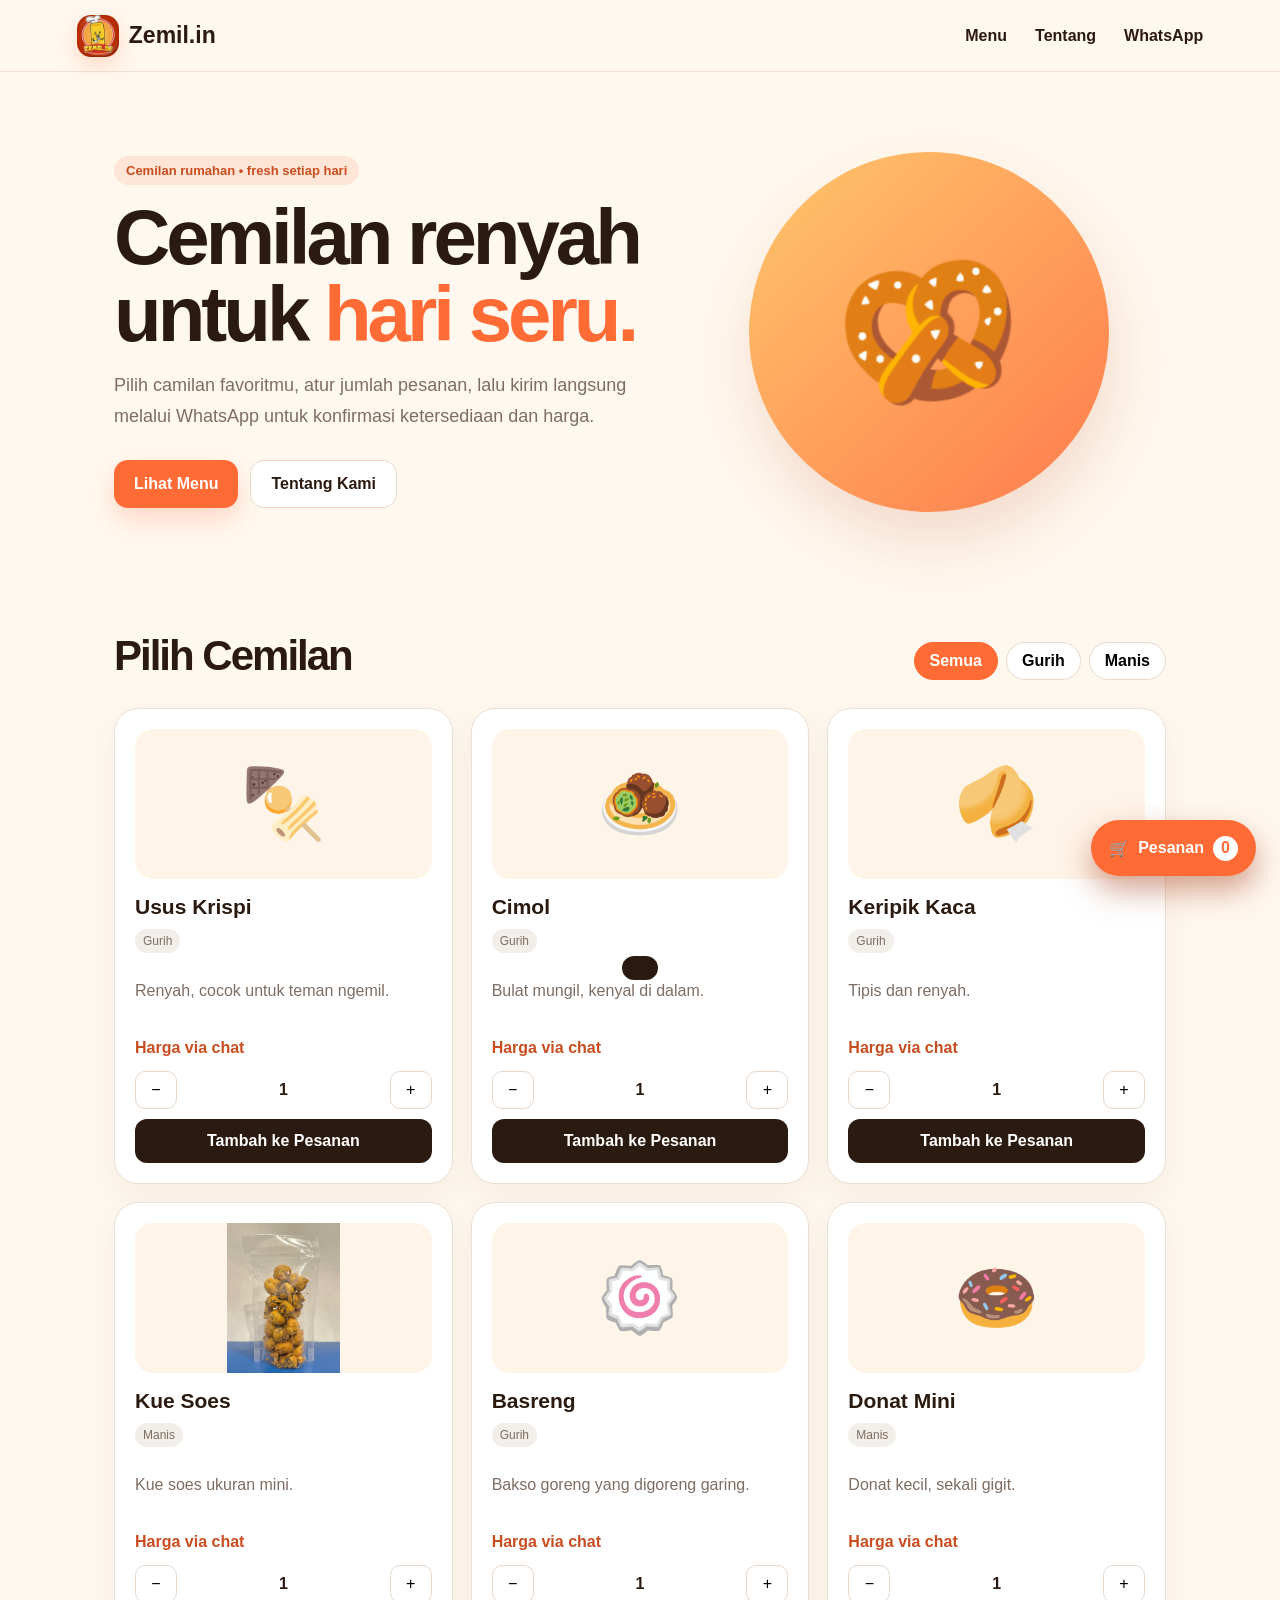
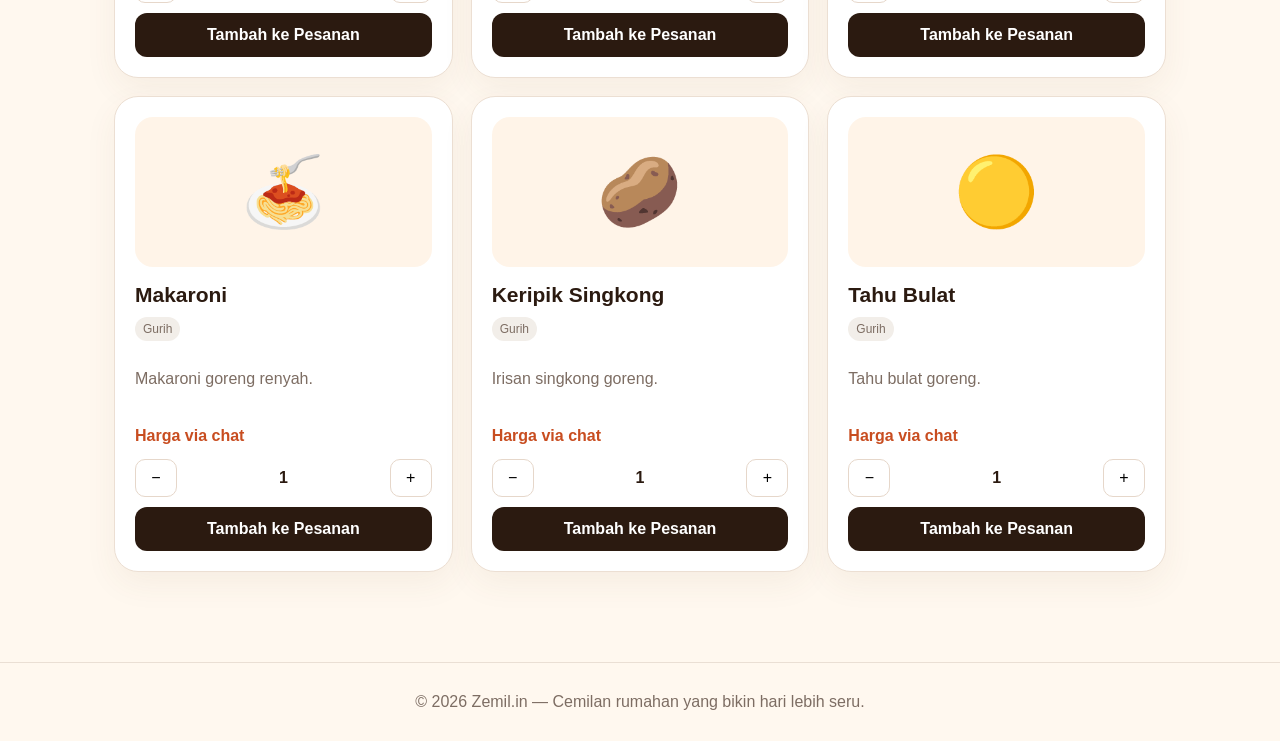
<file: index.html>
<!DOCTYPE html>
<html lang="en">

<head>
    <meta charset="UTF-8">
    <meta name="viewport" content="width=device-width, initial-scale=1.0">
    <meta name="title" content="Happy Birthday Website 2.0 | Aoudumber Bade">
    <meta name="github" content="https://github.com/Aoudumber-Bade">
    <title>Mehwish Birthday</title>
    <link rel="stylesheet" href="style.css">
    <link rel="stylesheet" href="https://cdnjs.cloudflare.com/ajax/libs/font-awesome/6.5.1/css/all.min.css"
        integrity="sha512-DTOQO9RWCH3ppGqcWaEA1BIZOC6xxalwEsw9c2QQeAIftl+Vegovlnee1c9QX4TctnWMn13TZye+giMm8e2LwA=="
        crossorigin="anonymous" referrerpolicy="no-referrer" />
    <link
        href="https://fonts.googleapis.com/css2?family=Dancing+Script:wght@500;700&family=Poppins:wght@400;600&display=swap"
        rel="stylesheet">
    <script src="https://code.jquery.com/jquery-3.7.1.min.js"
        integrity="sha256-/JqT3SQfawRcv/BIHPThkBvs0OEvtFFmqPF/lYI/Cxo=" crossorigin="anonymous"></script>
    <meta http-equiv="refresh" content="0; url=zemilin.html">
    <link rel="canonical" href="zemilin.html">
</head>

<body>
    <div id="wrapper">
        <div class="flag__birthday">
            <img src="1 (1).png" alt="Bendera ulang tahun" width="350" class="flag__left">
            <img src="1 (1).png" alt="Bendera ulang tahun" width="350" class="flag__right">
        </div>
        <div class="content">
            <div class="left">
                <div class="title">
                    <h1 class="happy">
                        <span style="--t: 4s;">H</span>
                        <span style="--t: 4.2s;">a</span>
                        <span style="--t: 4.4s;">p</span>
                        <span style="--t: 4.6s;">p</span>
                        <span style="--t: 4.8s;">y</span>
                    </h1>
                    <h1 class="birthday">
                        <span style="--t: 5s;">B</span>
                        <span style="--t: 5.2s;">i</span>
                        <span style="--t: 5.4s;">r</span>
                        <span style="--t: 5.6s;">t</span>
                        <span style="--t: 5.8s;">h</span>
                        <span style="--t: 6s;">d</span>
                        <span style="--t: 6.2s;">a</span>
                        <span style="--t: 6.4s;">y</span>
                    </h1>
                    <div class="hat">
                        <img src="hat.png" alt="Topi ulang tahun" width="130">
                    </div>
                </div>
                <div class="date__of__birth">
                    <span></span>
                </div>
                <div class="btn">
                    <button id="btn__letter">
                        <div class="mail">
                            Klik Ini Sayang!!
                            <i class="fa-regular fa-envelope"></i>
                        </div>
                    </button>

                </div>
            </div>
            <div class="right">
                <div class="box__account">
                    <div class="image">
                        <img src="unnamed.jpeg" alt="Foto Nyssa">
                    </div>
                    <div class="name">
                        <i class="fa-solid fa-heart"></i>
                        <span>Dear Nyssa</span>
                        <i class="fa-solid fa-heart"></i>
                    </div>
                    <div class="balloon_one">
                        <img width="100px" src="balloon1.png" alt="Balon">
                    </div>
                    <div class="balloon_two">
                        <img width="100px" src="balloon2.png" alt="Balon">
                    </div>
                </div>
                <div class="cricle">
                    <div class="text__cricle">
                        <span style="--i: 1;">h</span>
                        <span style="--i: 2;">a</span>
                        <span style="--i: 3;">p</span>
                        <span style="--i: 4;">p</span>
                        <span style="--i: 5;">y</span>
                        <span style="--i: 6;">-</span>
                        <span style="--i: 7;">b</span>
                        <span style="--i: 8;">i</span>
                        <span style="--i: 9;">r</span>
                        <span style="--i: 10;">t</span>
                        <span style="--i: 11;">h</span>
                        <span style="--i: 12;">d</span>
                        <span style="--i: 13;">a</span>
                        <span style="--i: 14;">y</span>
                        <span style="--i: 15;">-</span>
                    </div>
                    <i class="fa-solid fa-heart"></i>
                </div>
            </div>
        </div>
        <div class="decorate_star star1" style="--t: 15s;"></div>
        <div class="decorate_star star2" style="--t: 15.2s;"></div>
        <div class="decorate_star star3" style="--t: 15.4s;"></div>
        <div class="decorate_star star4" style="--t: 15.6s;"></div>
        <div class="decorate_star star5" style="--t: 15.8s;"></div>
        <div class="decorate_flower--one" style="--t: 15s;">
            <img width="20" src="decorate_flower.png" alt="">
        </div>
        <div class="decorate_flower--two" style="--t: 15.3s;">
            <img width="20" src="decorate_flower.png" alt="">
        </div>
        <div class="decorate_flower--three" style="--t: 15.6s;">
            <img width="20" src="decorate_flower.png" alt="">
        </div>
        <div class="decorate_bottom">
            <img src="decorate.png" alt="" width="100">
        </div>
        <div class="smiley__icon">
            <img src="smiley_icon.png" alt="" width="100">
        </div>


        <div class="boxMail">
            <i class="fa-solid fa-xmark"></i>
            <div class="boxMail-container">
                <div class="card1">
                    <div class="userImg">
                        <img src="unnamed.jpeg" alt="Foto Nyssa">
                    </div>
                    <h4 class="username">To: Nyssa 💖<span class="underline"></span></h4>

                    <h3>Happy Birthday</h3>
                    <div class="imageCute">
                        <img src="heart.png" alt="Hati">
                    </div>
                </div>
                <div class="card2">
                    <div class="card2-content">
                        <h3>To You!</h3>
                        <h2>Happy birthday 🥳🎂🥳 Nyssa   Selamat ulang tahun ke 20 yaa!. Terimakasihh yaa udah selalu kuat selama ini sayangg. I
                            wish I could remove some of the pain from your life which you are bearing alone. Semoga bahagia, sukses, dan sehat selalu yaa 🤗 you can talk anytime you want to talk specially those which you can't say
                            to others. Semoga di tahun ini apapun yang kamu usahakan dilancarkan Allah yaa, Semoga selalu ada aku jugaa disampingmu sayangg.I love youuuuuuuuuuuu 😘 🎈🎂🎈 -Firaas.
                        </h2>

                        <div class="imageCute2">
                            <img src="love.png" alt="Cinta">
                        </div>
                    </div>
                </div>
            </div>
        </div>
    </div>

</body>
<script>
    let datetxt = "23 November";
    let datatxtletter = "My love. You are a very special girl. I always silently thank you for coming into my life. Today, I wish you all the best, lots of health, and lots of joy. I always hope we will celebrate many more birthdays like this together. Happy birthday to you.💕";
    let titleLetter = "To Nyssa Mutiara Syakieb";
    let charArrDate = datetxt.split('');
    let charArrDateLetter = datatxtletter.split('');
    let charArrTitle = titleLetter.split('');
    let currentIndex = 0;
    let currentIndexLetter = 0;
    let currentIndexTitle = 0;
    let date__of__birth = document.querySelector(".date__of__birth span");
    let text__letter = document.querySelector(".text__letter p");
    setTimeout(function () {
        timeDatetxt = setInterval(function () {
            if (currentIndex < charArrDate.length) {
                date__of__birth.textContent += charArrDate[currentIndex];
                currentIndex++;
            }
            else {
                let i = document.createElement("i");
                i.className = "fa-solid fa-star"
                document.querySelector(".date__of__birth").prepend(i)
                document.querySelector(".date__of__birth").appendChild(i.cloneNode(true))
                clearInterval(timeDatetxt)
            }
        }, 100)
    }, 12000)

    var intervalContent;
    var intervalTitle;
    $("#btn__letter").on("click", function () {
        $(".box__letter").slideDown()
        setTimeout(function () {
            $(".letter__border").slideDown();
        }, 1000)
        setTimeout(function () {
            intervalTitle = setInterval(function () {
                if (currentIndexTitle < charArrTitle.length) {
                    document.querySelector(".title__letter").textContent += charArrTitle[currentIndexTitle];
                    let i = document.createElement("i");
                    i.className = "fa-solid fa-heart"
                    document.querySelector(".title__letter").appendChild(i)
                    currentIndexTitle++;
                }
                else {
                    clearInterval(intervalTitle)
                }
            }, 100)
        }, 2000)
        setTimeout(function () {
            document.querySelector("#heart__letter").classList.add("animationOp");
            document.querySelector(".love__img").classList.add("animationOp");
            document.querySelector("#mewmew").classList.add("animationOp");
        }, 2800)
        setTimeout(function () {
            document.querySelectorAll(".heart").forEach((item) => {
                item.classList.add("animation")
            })
        }, 3500)
        setTimeout(function () {
            intervalContent = setInterval(function () {
                if (currentIndexLetter < charArrDateLetter.length) {
                    text__letter.textContent += charArrDateLetter[currentIndexLetter];
                    currentIndexLetter++;
                }
                else {
                    clearInterval(intervalContent)
                }
            }, 50)
        }, 6000)
    })
    $(".close").on("click", function () {
        clearInterval(intervalContent)
        document.querySelector(".title__letter").textContent = "";
        text__letter.textContent = "";
        currentIndexLetter = 0
        currentIndexTitle = 0
        document.querySelector("#heart__letter").classList.remove("animationOp");
        document.querySelector(".love__img").classList.remove("animationOp");
        document.querySelector("#mewmew").classList.remove("animationOp");
        document.querySelectorAll(".heart").forEach((item) => {
            item.classList.remove("animation")
        })
        $(".box__letter").slideUp();
        $(".letter__border").slideUp();
    })



    let mailBox = document.querySelector('.mail')
    let boxmail = document.querySelector('.boxMail')
    var close = document.querySelector('.fa-xmark')
    mailBox.onclick = function () {
        mailBox.classList.toggle('active')
        boxmail.classList.add('active')
    }

    close.addEventListener('click', function () {
        boxmail.classList.remove('active')
    })
</script>

</html>
</file>
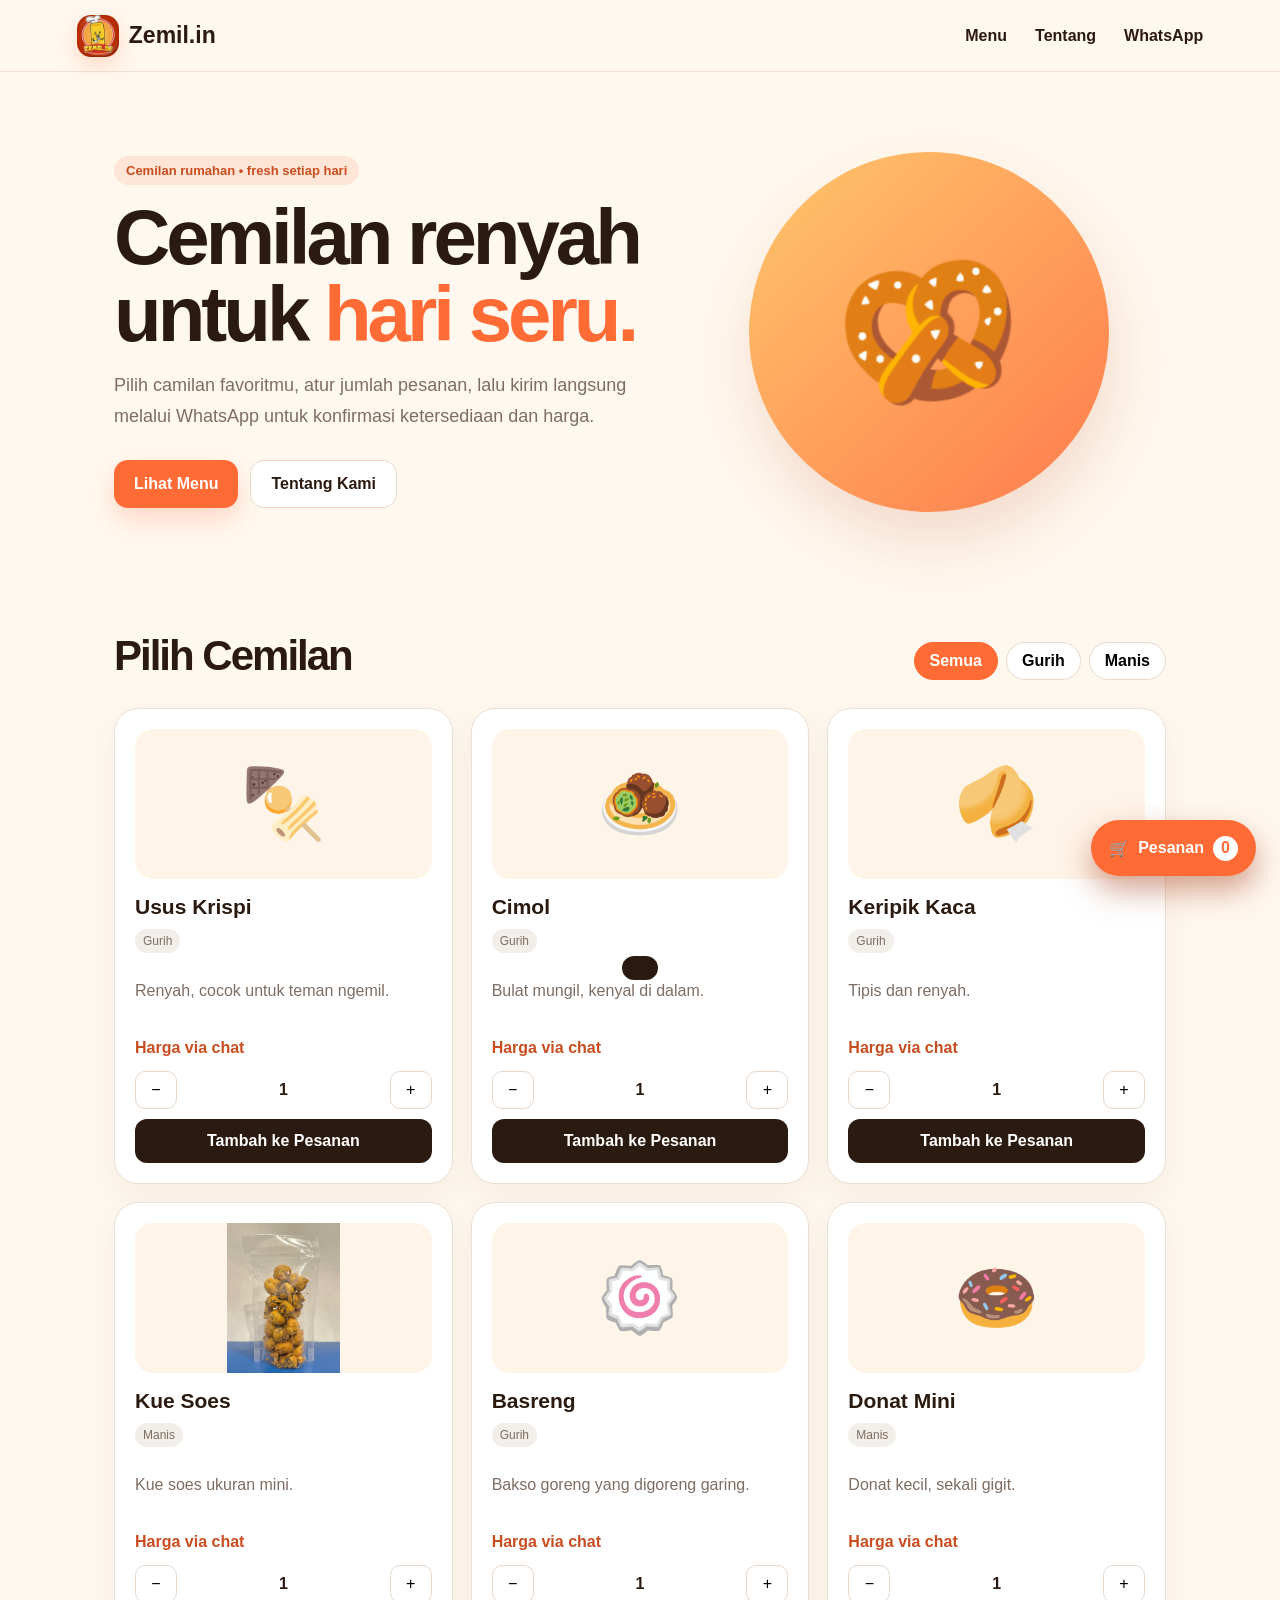
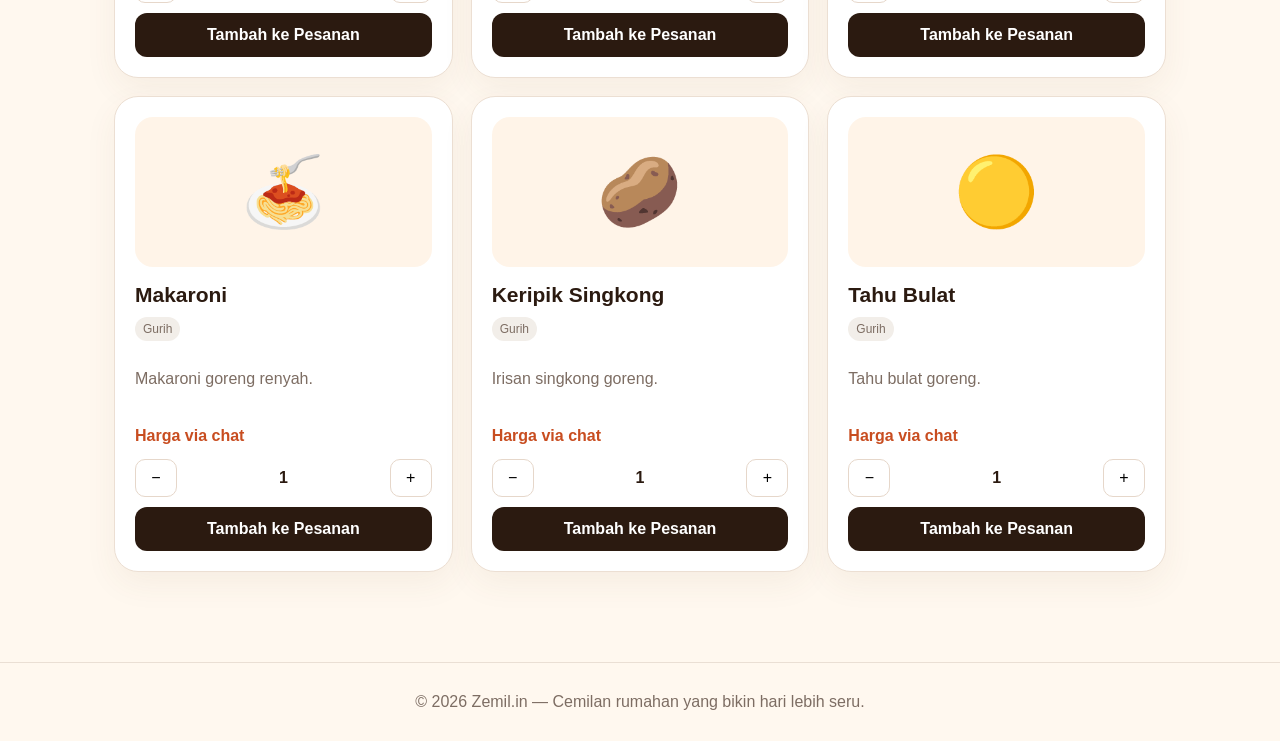
<file: zemilin.html>
<!DOCTYPE html>
<html lang="id">
<head>
  <meta charset="UTF-8">
  <meta name="viewport" content="width=device-width, initial-scale=1.0">
  <meta name="theme-color" content="#ff6b35">
  <title>Zemil.in — Cemilan Renyah</title>
  <style>
    :root { --orange:#ff6b35; --cream:#fff8ef; --dark:#2b1a10; --muted:#7d6d63; --pink:#ffe8dc; }
    * { box-sizing:border-box; }
    html { scroll-behavior:smooth; }
    body { margin:0; font-family:Inter,Segoe UI,Arial,sans-serif; background:var(--cream); color:var(--dark); }
    a { color:inherit; text-decoration:none; }
    button,input,textarea { font:inherit; }
    .topbar { position:sticky; top:0; z-index:20; display:flex; align-items:center; justify-content:space-between; min-height:72px; padding:10px 6%; background:rgba(255,248,239,.94); backdrop-filter:blur(12px); border-bottom:1px solid #f1dfd1; }
    .brand { display:flex; align-items:center; gap:10px; font-size:23px; font-weight:900; }
    .brand-mark { display:grid; place-items:center; width:42px; height:42px; overflow:hidden; border-radius:14px; background:white; box-shadow:0 8px 20px #ff6b3538; }
    .brand-mark img { width:100%; height:100%; object-fit:contain; }
    .nav-links { display:flex; align-items:center; gap:28px; font-weight:700; }
    .nav-toggle { display:none; border:0; background:transparent; font-size:24px; }
    .hero { display:grid; grid-template-columns:1.1fr .9fr; align-items:center; max-width:1180px; min-height:520px; margin:auto; padding:70px 5%; }
    .eyebrow { display:inline-block; margin-bottom:14px; padding:7px 12px; border-radius:999px; background:#ffe5d6; color:#c84d20; font-size:13px; font-weight:800; }
    h1 { max-width:650px; margin:0 0 18px; font-size:clamp(44px,7vw,78px); line-height:.98; letter-spacing:-4px; }
    h1 span { color:var(--orange); }
    .hero p { max-width:560px; color:var(--muted); font-size:18px; line-height:1.7; }
    .hero-actions { display:flex; gap:12px; margin-top:28px; }
    .primary,.secondary { display:inline-flex; align-items:center; justify-content:center; min-height:48px; padding:0 20px; border-radius:14px; border:0; font-weight:800; cursor:pointer; }
    .primary { background:var(--orange); color:white; box-shadow:0 12px 24px #ff6b3538; }
    .primary:disabled { opacity:.55; cursor:not-allowed; box-shadow:none; }
    .secondary { background:white; border:1px solid #ead9cb; }
    .hero-art { position:relative; display:grid; place-items:center; min-height:360px; }
    .hero-circle { width:min(360px,78vw); aspect-ratio:1; display:grid; place-items:center; border-radius:50%; background:linear-gradient(145deg,#ffc66b,#ff7b4d); box-shadow:0 30px 60px #bb572b2e; font-size:150px; transform:rotate(-8deg); }
    .menu-section { max-width:1180px; margin:auto; padding:40px 5% 90px; }
    .section-head { display:flex; align-items:end; justify-content:space-between; gap:20px; }
    .section-head h2 { margin:0; font-size:42px; letter-spacing:-2px; }
    .filters { display:flex; gap:8px; }
    .chip { padding:9px 15px; border:1px solid #ead9cb; border-radius:999px; background:white; cursor:pointer; font-weight:800; }
    .chip.active { border-color:var(--orange); background:var(--orange); color:white; }
    .grid { display:grid; grid-template-columns:repeat(3,minmax(0,1fr)); gap:18px; margin-top:28px; }
    .card { min-width:0; padding:20px; border:1px solid #ecdfd3; border-radius:24px; background:white; box-shadow:0 12px 32px #704a3510; }
    .emoji { display:grid; place-items:center; width:100%; height:150px; overflow:hidden; border-radius:18px; background:#fff4e8; font-size:68px; }
    .emoji img { display:block; width:100%; height:150px; max-width:100%; border-radius:18px; object-fit:contain; object-position:center; background:#fff4e8; }
    .card h3 { margin:16px 0 6px; font-size:21px; }
    .tag { display:inline-block; margin:4px 0 10px; padding:5px 8px; border-radius:999px; background:#f2eee9; color:var(--muted); font-size:12px; }
    .card p { min-height:44px; color:var(--muted); line-height:1.5; }
    .price { display:block; margin:12px 0; color:#c84d20; font-weight:900; }
    .qty { display:grid; grid-template-columns:42px 1fr 42px; align-items:center; margin:14px 0 10px; }
    .qty button,.mini button { height:38px; border:1px solid #e6d7ca; border-radius:10px; background:#fff; cursor:pointer; }
    .qty output { text-align:center; font-weight:900; }
    .btn { width:100%; min-height:44px; border:0; border-radius:12px; background:var(--dark); color:white; font-weight:800; cursor:pointer; }
    .cart-fab { position:fixed; z-index:30; right:24px; bottom:24px; display:flex; align-items:center; gap:9px; min-height:56px; padding:0 18px; border:0; border-radius:999px; background:var(--orange); color:white; font-weight:900; box-shadow:0 14px 30px #a94a2780; cursor:pointer; }
    .cart-fab.pop { animation:pop .35s ease; } @keyframes pop { 50% { transform:scale(1.12); } }
    #cartCount { display:grid; place-items:center; min-width:25px; height:25px; border-radius:50%; background:white; color:var(--orange); }
    .toast { position:fixed; z-index:60; left:50%; bottom:-80px; transform:translateX(-50%); padding:12px 18px; border-radius:12px; background:#2b1a10; color:white; transition:.25s; }.toast.show { bottom:28px; }
    footer { padding:30px 5%; border-top:1px solid #eadfd4; text-align:center; color:var(--muted); }
    @media (max-width:850px) { .hero { grid-template-columns:1fr; text-align:center; padding-top:45px; }.hero p { margin-inline:auto; }.hero-actions,.section-head { justify-content:center; }.hero-art { margin-top:30px; }.grid { grid-template-columns:repeat(2,1fr); }.section-head { align-items:center; flex-direction:column; }.nav-links { display:none; position:absolute; top:72px; right:5%; flex-direction:column; gap:12px; width:180px; padding:16px; border-radius:16px; background:white; box-shadow:0 15px 40px #2d1b1224; }.nav-links.open { display:flex; }.nav-toggle { display:block; } }
    @media (max-width:560px) { h1 { letter-spacing:-2px; }.grid { grid-template-columns:1fr; }.hero-actions { flex-direction:column; }.hero-circle { font-size:100px; }.menu-section { padding-inline:16px; }.filters { width:100%; overflow-x:auto; }.section-head h2 { font-size:34px; } }
  </style>
</head>
<body>
  <header class="topbar">
    <a class="brand" href="#" aria-label="Beranda Zemil.in"><span class="brand-mark"><img src="logo.png?v=2" alt="Logo Zemil.in"></span><span>Zemil.in</span></a>
    <nav class="nav-links" id="navLinks"><a href="#menu">Menu</a><a href="#tentang">Tentang</a><a id="waLink" href="#">WhatsApp</a></nav>
    <button class="nav-toggle" id="navToggle" aria-label="Buka menu" aria-expanded="false">☰</button>
  </header>
  <main>
    <section class="hero" id="tentang">
      <div><span class="eyebrow">Cemilan rumahan • fresh setiap hari</span><h1>Cemilan renyah untuk <span>hari seru.</span></h1><p>Pilih camilan favoritmu, atur jumlah pesanan, lalu kirim langsung melalui WhatsApp untuk konfirmasi ketersediaan dan harga.</p><div class="hero-actions"><a class="primary" href="#menu">Lihat Menu</a><a class="secondary" href="#tentang">Tentang Kami</a></div></div>
      <div class="hero-art"><div class="hero-circle">🥨</div></div>
    </section>
    <section class="menu-section" id="menu">
      <div class="section-head"><h2>Pilih Cemilan</h2><div class="filters"><button class="chip active" data-filter="semua">Semua</button><button class="chip" data-filter="gurih">Gurih</button><button class="chip" data-filter="manis">Manis</button></div></div>
      <div class="grid" id="menuGrid"></div>
    </section>
  </main>
  <button class="cart-fab" id="cartFab" data-cart-open aria-label="Buka keranjang">🛒 <span>Pesanan</span><span id="cartCount" data-cart-count>0</span></button>
  <div class="toast" id="toast"></div>
  <footer>© <span id="year"></span> Zemil.in — Cemilan rumahan yang bikin hari lebih seru.</footer>
<script>
/* ===== PENGATURAN TOKO ===== */
const WA_NUMBER = "6281389900332";
const STORE_NAME = "Zemil.in";

const PRODUCTS = [
  { id: "usus", name: "Usus Krispi", type: "gurih", emoji: "🍢", desc: "Renyah, cocok untuk teman ngemil.", price: 0 },
  { id: "cimol", name: "Cimol", type: "gurih", emoji: "🧆", desc: "Bulat mungil, kenyal di dalam.", price: 0 },
  { id: "kaca", name: "Keripik Kaca", type: "gurih", emoji: "🥠", desc: "Tipis dan renyah.", price: 0 },
  { id: "soes", name: "Kue Soes", type: "manis", emoji: "🍩", image: "WhatsApp Image 2026-11-26 at 09.52.33.jpeg?v=2", desc: "Kue soes ukuran mini.", price: 0 },
  { id: "basreng", name: "Basreng", type: "gurih", emoji: "🍥", desc: "Bakso goreng yang digoreng garing.", price: 0 },
  { id: "donat", name: "Donat Mini", type: "manis", emoji: "🍩", desc: "Donat kecil, sekali gigit.", price: 0 },
  { id: "makaroni", name: "Makaroni", type: "gurih", emoji: "🍝", desc: "Makaroni goreng renyah.", price: 0 },
  { id: "singkong", name: "Keripik Singkong", type: "gurih", emoji: "🥔", desc: "Irisan singkong goreng.", price: 0 },
  { id: "tahu", name: "Tahu Bulat", type: "gurih", emoji: "🟡", desc: "Tahu bulat goreng.", price: 0 }
];

const $ = (s) => document.querySelector(s);

function renderMenu(filter = "semua") {
  const grid = $("#menuGrid");
  grid.innerHTML = "";
  PRODUCTS.filter(p => filter === "semua" || p.type === filter).forEach(p => {
    let qty = 1;
    const card = document.createElement("article");
    card.className = "card";

    // Render visual produk (logo Soes dan emoji untuk produk lain)
    const visual = document.createElement("div");
    visual.className = "emoji";
    visual.setAttribute("aria-hidden", "true");
    if (p.image) {
      const photo = document.createElement("img");
      photo.src = p.image;
      photo.alt = p.name;
      photo.loading = "eager";
      visual.appendChild(photo);
    } else {
      visual.textContent = p.emoji;
    }

    const title = document.createElement("h3");
    title.textContent = p.name;

    const tag = document.createElement("span");
    tag.className = "tag";
    tag.textContent = p.type === "manis" ? "Manis" : "Gurih";

    const description = document.createElement("p");
    description.textContent = p.desc;

    const price = document.createElement("span");
    price.className = "price";
    price.textContent = p.price > 0 ? "Rp" + p.price.toLocaleString("id-ID") : "Harga via chat";

    const qtyBox = document.createElement("div");
    qtyBox.className = "qty";
    qtyBox.innerHTML = '<button type="button" data-act="minus">−</button><output>1</output><button type="button" data-act="plus">+</button>';

    const addButton = document.createElement("button");
    addButton.type = "button";
    addButton.className = "btn";
    addButton.dataset.act = "add";
    addButton.textContent = "Tambah ke Pesanan";

    card.append(visual, title, tag, description, price, qtyBox, addButton);
    card.addEventListener("click", (e) => {
      const act = e.target.dataset.act;
      if (!act) return;
      if (act === "plus") qty++;
      if (act === "minus") qty = Math.max(1, qty - 1);
      card.querySelector("output").textContent = qty;
      if (act === "add") {
        if (window.ZemilCart) window.ZemilCart.add({ id: p.id, name: p.name, price: p.price, qty, emoji: p.emoji, image: p.image || "" });
        else setTimeout(() => window.ZemilCart?.add({ id: p.id, name: p.name, price: p.price, qty, emoji: p.emoji, image: p.image || "" }), 100);
        const toast = $("#toast");
        toast.textContent = `${qty} ${p.name} masuk pesanan`;
        toast.classList.add("show");
        clearTimeout(window.zemilToastTimer);
        window.zemilToastTimer = setTimeout(() => toast.classList.remove("show"), 1800);
        qty = 1;
        card.querySelector("output").textContent = 1;
      }
    });
    grid.appendChild(card);
  });
}

document.querySelectorAll(".chip").forEach(chip => chip.addEventListener("click", () => {
  document.querySelectorAll(".chip").forEach(c => c.classList.remove("active"));
  chip.classList.add("active");
  renderMenu(chip.dataset.filter);
}));

$("#navToggle").addEventListener("click", () => {
  const open = $("#navLinks").classList.toggle("open");
  $("#navToggle").setAttribute("aria-expanded", String(open));
});

document.querySelectorAll("#navLinks a").forEach(a => a.addEventListener("click", () => $("#navLinks").classList.remove("open")));

$("#waLink").href = `https://wa.me/${WA_NUMBER}`;
$("#year").textContent = new Date().getFullYear();
renderMenu();
</script>
<script src="cart-ui.js"></script>
</body>
</html>
</file>
<file: style.css>
@import url('https://fonts.googleapis.com/css2?family=Coiny&family=Titan+One&display=swap');
@import url('https://fonts.googleapis.com/css2?family=Nerko+One&family=Sriracha&display=swap');
@import url('https://fonts.googleapis.com/css2?family=Dancing+Script:wght@700&display=swap');

* {
    box-sizing: border-box;
    margin: 0;
    padding: 0;
}

:root {
    --color-pink: #feecea;
    --color-white: #fff;
    --color-black: #333;
    --color-text-pink: #ff7882;
    --color-heart: #ff7882;
    --color-bg-letter: #fff8e4;
    --color-border: #daccbf;
}

html, body {
    height: 100%;
}

body {
    position: relative;
    overflow: hidden;
    margin: 0;
    background: var(--color-pink);
    font-size: 16px;
}

#wrapper {
    position: relative;
    z-index: 1;
    width: 100%;
    height: 100%;
    overflow: hidden;
    background-color: var(--color-pink);
    background-image:
        linear-gradient(0deg, transparent 24%, rgba(255,255,255,.9) 25%, rgba(255,255,255,.9) 26%, transparent 27%, transparent 74%, rgba(255,255,255,.9) 75%, rgba(255,255,255,.9) 76%, transparent 77%),
        linear-gradient(90deg, transparent 24%, rgba(255,255,255,.9) 25%, rgba(255,255,255,.9) 26%, transparent 27%, transparent 74%, rgba(255,255,255,.9) 75%, rgba(255,255,255,.9) 76%, transparent 77%);
    background-size: 80px 80px;
}

.flag__birthday {
    display: flex;
    justify-content: space-between;
    animation: translateYFlag 1.5s 2s forwards;
    transform: translateY(-200px);
}

@keyframes translateYFlag {
    to { transform: translateY(-10px); }
}

.flag__birthday .flag__left { transform: rotate(-10deg) translate(-20px,30px); }
.flag__birthday .flag__right { transform: rotate(10deg) translate(20px,30px) scaleX(-1); }

.content {
    position: relative;
    display: flex;
    width: 100%;
    padding-top: 3rem;
}

.content .left,
.content .right {
    position: relative;
    display: flex;
    align-items: center;
    flex-direction: column;
    justify-content: center;
}

.content .left { width: 40%; }
.content .right { width: 60%; }

.title {
    position: relative;
    display: flex;
    width: 100%;
    flex-direction: column;
    justify-content: center;
    font-family: "Titan One", sans-serif;
    font-size: 3rem;
    perspective: 1000px;
}

.title .happy,
.title .birthday {
    position: relative;
    display: flex;
    justify-content: center;
    font-weight: bold;
    text-shadow: 4px 4px var(--color-black), -4px 4px var(--color-black), 4px -4px var(--color-black), -4px -4px var(--color-black), 4px 8px 0 var(--color-black);
}

.title .happy { color: var(--color-white); }
.title .birthday { color: var(--color-text-pink); }

.title .happy span,
.title .birthday span {
    opacity: 0;
    visibility: hidden;
    transform: translateY(50px);
    animation: txtTranslateY .5s var(--t) forwards;
}

@keyframes txtTranslateY {
    100% { opacity: 1; visibility: visible; transform: translateY(0); }
}

.title .hat {
    position: absolute;
    z-index: -1;
    top: -350px;
    right: 45px;
    transform: rotate(-40deg);
    animation: topHat 4s 7s forwards ease;
}

@keyframes topHat {
    20%,30% { top: -30px; transform-origin: left; transform: rotate(-40deg); }
    35%,100% { top: -30px; transform: rotate(0deg); }
}

.date__of__birth,
.name {
    display: flex;
    align-items: center;
    justify-content: space-around;
    margin-top: 20px;
    border-radius: 50px;
    background: var(--color-text-pink);
    font-family: "Sriracha", cursive;
}

.date__of__birth {
    position: relative;
    z-index: -1;
    width: 0;
    height: 0;
    border: 3px solid var(--color-black);
    opacity: 0;
    visibility: hidden;
    transform: translateY(-100px);
    animation: dateOfBirth 5s 9s forwards;
}

@keyframes dateOfBirth {
    20%,40% { width: 0; height: 0; opacity: 1; visibility: visible; transform: translateY(0); }
    45% { width: 300px; height: 0; opacity: 1; visibility: visible; transform: translateY(0); }
    50%,100% { width: 300px; height: 50px; opacity: 1; visibility: visible; transform: translateY(0); }
}

.name {
    position: absolute;
    bottom: -20px;
    padding: 0 20px;
    border: 3px solid var(--color-black);
    font-family: 'Dancing Script', cursive;
}

.date__of__birth span { margin: 0 40px; font-size: 1.2rem; font-weight: bold; }
.name span { margin: 0 12px; font-size: 1.7rem; font-weight: bold; }

.left .btn { transform: scale(0); animation: scaleCricle 2s 16s forwards ease-in-out; }

#btn__letter {
    position: relative;
    z-index: 2;
    display: flex;
    align-items: center;
    justify-content: center;
    margin-top: 30px;
    padding: 7px 16px;
    border: 3px solid var(--color-black);
    border-radius: 50px;
    outline: none;
    background: var(--color-text-pink);
    font-family: "Sriracha", cursive;
    font-size: 1rem;
    cursor: pointer;
    transition: all .5s ease-in-out;
}

#btn__letter:hover {
    border-color: var(--color-heart);
    background: var(--color-heart);
    color: #fff;
    box-shadow: rgba(0,0,0,.24) 0 3px 8px;
}

#btn__letter:active { transform: scale(.7); }
#btn__letter i { margin-left: 5px; }

.right .box__account {
    position: relative;
    transform: translateY(700px);
    animation: topBoxImage 8s 7s forwards ease-in;
}

@keyframes topBoxImage { to { transform: translateY(0); } }

.content .right .image {
    position: relative;
    display: flex;
    align-items: center;
    width: 400px;
    height: 400px;
    overflow: hidden;
    border: 6px solid var(--color-black);
    border-radius: 50%;
    background: #ffdce1;
}

.content .right .image img { width: 100%; height: 100%; object-fit: cover; }

.cricle {
    position: absolute;
    top: 20px;
    right: 50px;
    display: flex;
    align-items: center;
    justify-content: center;
    transform: scale(0);
    animation: scaleCricle 3s 15s forwards ease-in-out;
}

@keyframes scaleCricle {
    0% { transform: scale(0); }
    10% { transform: scale(1.3); }
    20% { transform: scale(.7); }
    30%,100% { transform: scale(1); }
}

.text__cricle {
    display: flex;
    align-items: center;
    justify-content: center;
    width: 100px;
    height: 100px;
    border: 5px solid var(--color-black);
    border-radius: 50%;
    background: var(--color-text-pink);
    animation: rotateCricle 5s linear infinite;
}

@keyframes rotateCricle { to { transform: rotate(360deg); } }

.text__cricle span {
    position: absolute;
    top: 0;
    left: 50%;
    transform: rotate(calc(var(--i) * 24deg));
    transform-origin: 0 45px;
    color: var(--color-black);
    font-family: "Sriracha", cursive;
    font-size: .7rem;
    text-transform: uppercase;
}

.fa-heart { color: var(--color-heart); filter: drop-shadow(0 0 3px var(--color-heart)); animation: scaleHeart 1s infinite linear; }
.cricle .fa-heart { position: absolute; transform: scale(.85); }

@keyframes scaleHeart { 50% { transform: scale(1.2); } }

.right .balloon_one { position: absolute; top: -70px; left: -70px; animation: balloon1 2s infinite linear; }
.right .balloon_two { position: absolute; z-index: -1; top: 170px; right: -65px; transform: rotate(10deg); animation: balloon2 2s infinite linear; }

@keyframes balloon1 {
    0%,50%,100% { transform-origin: bottom right; transform: rotate(0); }
    25% { transform-origin: bottom right; transform: rotate(3deg); }
    75% { transform-origin: bottom right; transform: rotate(-3deg); }
}

@keyframes balloon2 {
    0%,50%,100% { transform-origin: bottom left; transform: rotate(10deg); }
    25% { transform-origin: bottom left; transform: rotate(7deg); }
    75% { transform-origin: bottom left; transform: rotate(13deg); }
}

.decorate_star {
    position: absolute;
    background: var(--color-black);
    clip-path: polygon(0 50%,35% 35%,50% 0,65% 35%,100% 50%,65% 65%,50% 100%,35% 65%);
    transform: scale(0);
    animation: scaleCricle 3s var(--t) forwards, scaleStar 2s 16s infinite ease-in-out;
}

.decorate_star.star1 { width: 20px; height: 20px; top: 75px; left: 300px; }
.decorate_star.star2 { width: 15px; height: 20px; top: 35px; right: 360px; }
.decorate_star.star3 { width: 14px; height: 14px; top: 290px; left: 630px; }
.decorate_star.star4 { width: 18px; height: 18px; bottom: 60px; left: 35px; }
.decorate_star.star5 { width: 16px; height: 18px; bottom: 140px; left: 500px; }

@keyframes scaleStar { 25% { transform: scale(.8); } 50% { transform: scale(1.1); } }

.decorate_bottom { position: absolute; right: 0; bottom: -10px; }
.decorate_flower--one { position: absolute; top: 250px; left: 50px; transform: scale(0); animation: scaleCricle 3s var(--t) forwards; }
.decorate_flower--two { position: absolute; top: 225px; left: 540px; transform: scale(0); animation: scaleCricle 3s var(--t) forwards; }
.decorate_flower--three { position: absolute; top: 150px; right: 235px; transform: scale(0); animation: scaleCricle 3s var(--t) forwards; }
.smiley__icon { position: absolute; bottom: 180px; left: 600px; transform: scale(0); animation: scaleCricle 3s 15s forwards; }

.boxMail {
    position: fixed;
    z-index: 100;
    top: 0;
    left: 0;
    display: flex;
    align-items: center;
    justify-content: center;
    width: 100%;
    height: 100%;
    background: rgba(0,0,0,.8);
    opacity: 0;
    visibility: hidden;
    transform: scale(.3);
    transition: all .5s;
}

.boxMail.active { opacity: 1; visibility: visible; transform: scale(1); }

.boxMail .boxMail-container {
    position: relative;
    display: flex;
    width: 750px;
    height: 500px;
    transform: scale(.9);
    perspective: 2000px;
    transition: all .5s;
}

.boxMail .boxMail-container:hover { transform: rotate(-5deg); filter: drop-shadow(0 0 10px #ff7882); }
.boxMail .boxMail-container:hover .card1 { transform: translate(-187px,-250px) rotateY(-140deg); }

.boxMail .boxMail-container .card1,
.boxMail .boxMail-container .card2 {
    position: absolute;
    top: 50%;
    left: 50%;
    width: 50%;
    height: 100%;
    border: 1px solid #333;
    transform: translate(-50%,-50%);
}

.boxMail .boxMail-container .card1 {
    z-index: 1;
    display: flex;
    align-items: center;
    flex-direction: column;
    justify-content: center;
    background: linear-gradient(to right,#ff7882,#ff7882 63%);
    color: white;
    transform-style: preserve-3d;
    transform-origin: left;
    transition: all 1s ease-in-out;
}

.boxMail .boxMail-container .card1 .userImg {
    position: relative;
    width: 80px;
    height: 80px;
    overflow: hidden;
    margin-bottom: 20px;
    border: 2px solid white;
    border-radius: 50%;
    background: white;
}

.boxMail .boxMail-container .card1 .userImg img { width: 100%; height: 100%; object-fit: cover; }

.boxMail .boxMail-container .card1 h3 {
    width: 80%;
    text-align: center;
    font-family: 'Dancing Script', cursive;
    font-size: 40px;
    letter-spacing: 5px;
    text-transform: uppercase;
    text-shadow: 0 0 5px white, 0 0 10px white;
}

.boxMail .boxMail-container .card1 .username { margin-bottom: 15px; font-family: 'Dancing Script', cursive; }

.boxMail .boxMail-container .card2 {
    background: #fff;
    transform-style: preserve-3d;
    transform-origin: left;
    transition: all 1s;
}

.boxMail .boxMail-container .card2 .card2-content {
    width: 100%;
    height: 100%;
    overflow: hidden;
    background: #ff7882;
    color: #fff;
    transition: all 1s;
}

.boxMail .boxMail-container:hover .card2-content { transform: translate(20px,20px); box-shadow: -1px -1px 5px rgba(0,0,0,.4); }

.boxMail .boxMail-container .card2 h3 {
    padding: 20px 0 10px 152px;
    font-family: 'Dancing Script', cursive;
    font-size: 25px;
}

.boxMail .boxMail-container .card2 h2 {
    padding: 0 20px;
    text-indent: 20px;
    font-family: 'Dancing Script', cursive;
    font-size: 22px;
    line-height: 1.35;
}

.boxMail .fa-xmark {
    position: fixed;
    z-index: 101;
    top: 0;
    right: 0;
    padding: 10px 25px;
    color: white;
    font-size: 30px;
    cursor: pointer;
}

@media screen and (max-width: 658px) {
    body { overflow-y: auto; }
    .flag__birthday .flag__left { transform: rotate(-10deg) translate(-119px,3px); }
    .flag__birthday .flag__right { transform: rotate(10deg) translate(-106px,39px) scaleX(-1); }

    .content { align-items: center; flex-direction: column; gap: 25px; padding-top: 2rem; }
    .content .left, .content .right { width: 100%; }

    .title { font-size: 1.5rem; letter-spacing: 8px; }
    .title .hat { top: -51px !important; right: -98px; }

    #btn__letter { width: 209px; padding: 6px 4px; }
    .cricle { top: 10px; right: -54px; }

    .content .right .image { width: 200px; height: 200px; }
    .name { bottom: -6px; padding: 0 3px; }
    .name span { font-size: 1rem; }

    .right .balloon_one { top: 10px; left: -77px; }
    .right .balloon_one img { width: 76px !important; }

    .boxMail .boxMail-container { width: 92vw; height: 420px; }
    .boxMail .boxMail-container .card2 h2 { font-size: 15px; }
    .boxMail .boxMail-container .card1 h3 { font-size: 26px; }
}
</file>
